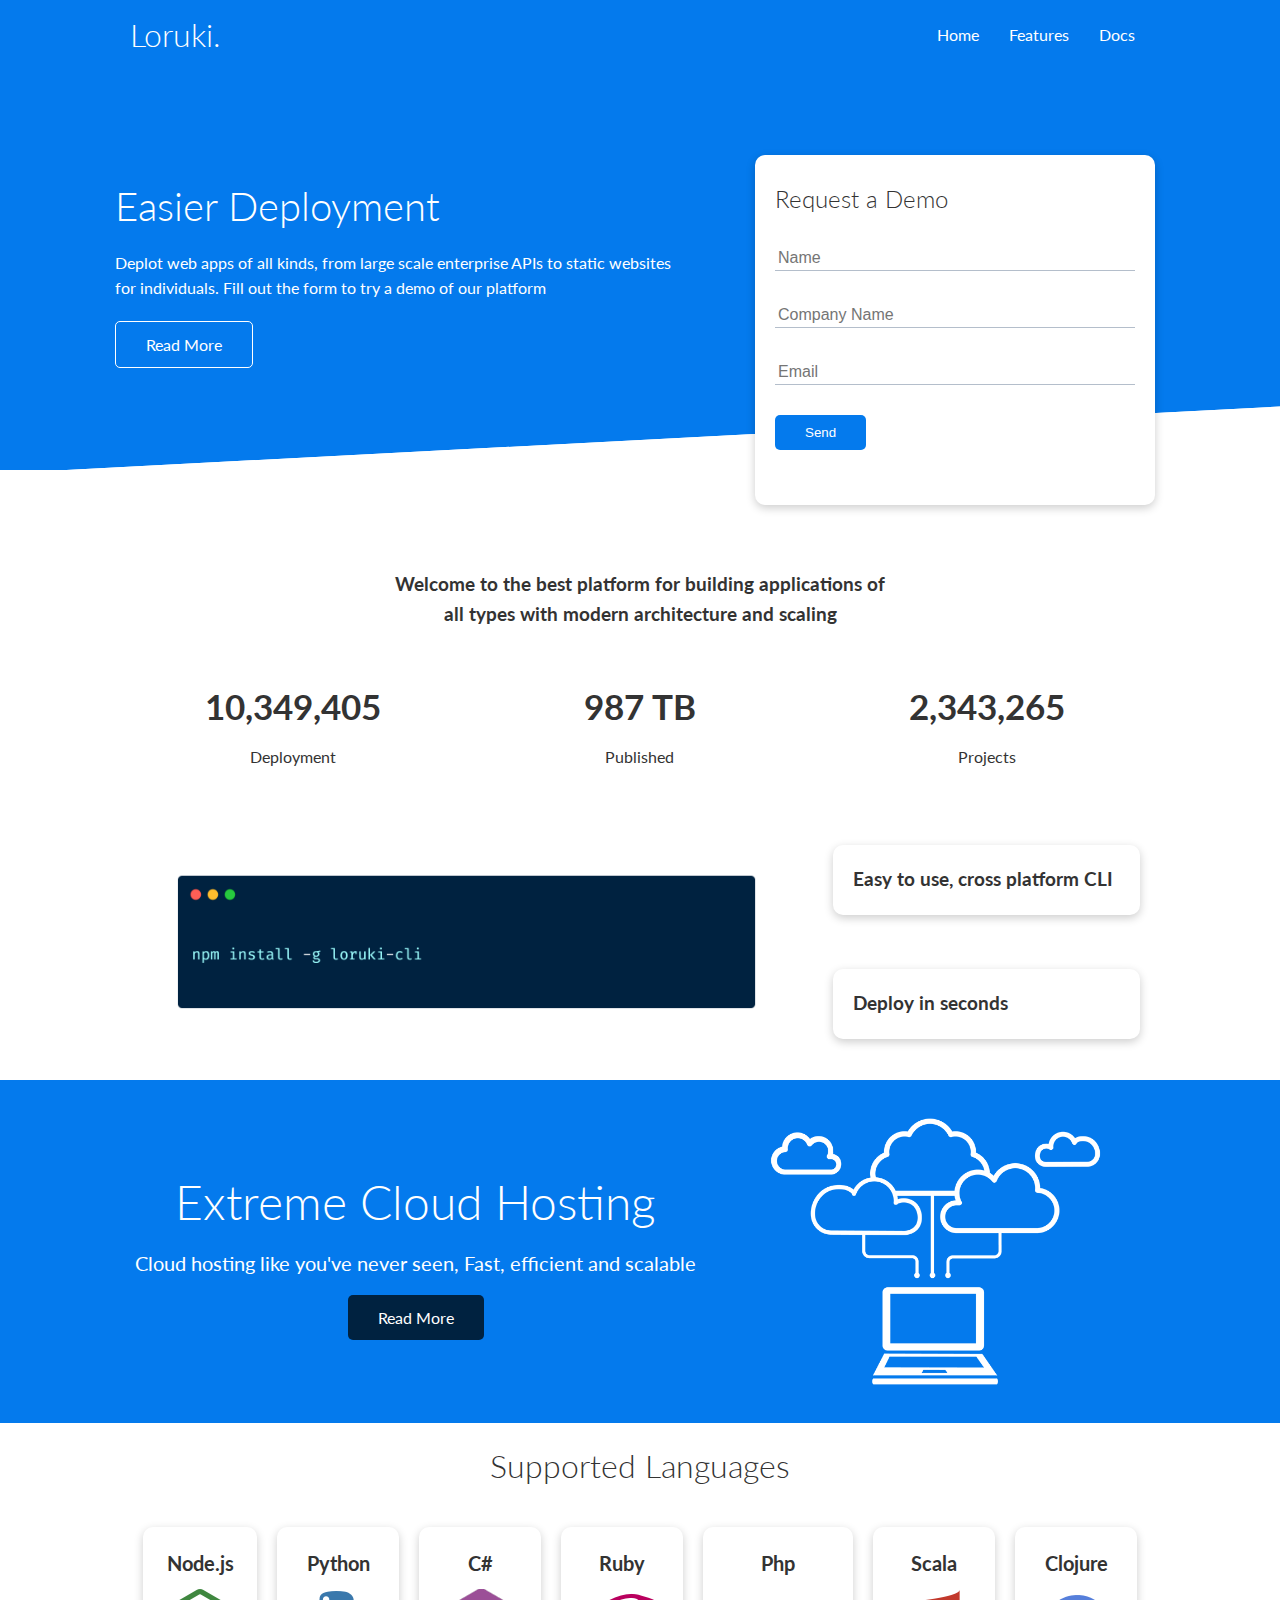
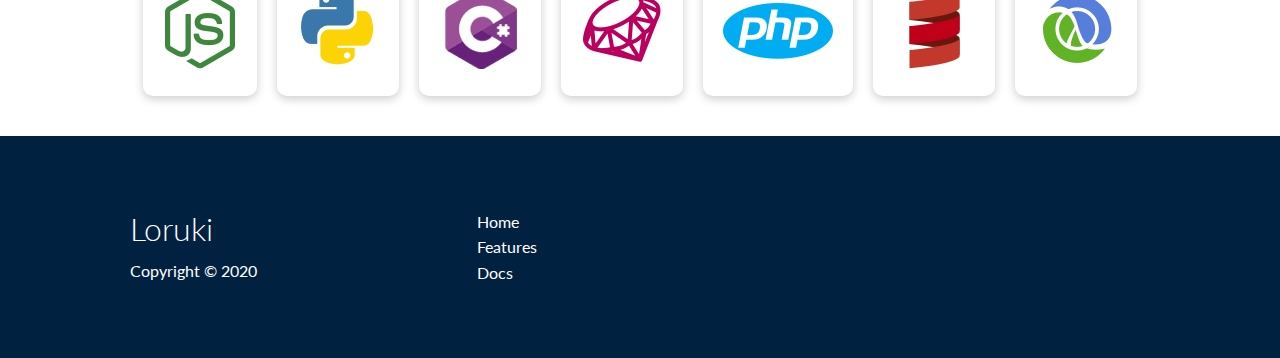
<file: index.html>
<!DOCTYPE html>
<html lang="en">
<head>
    <meta charset="UTF-8">
    <meta name="viewport" content="width=device-width, initial-scale=1.0">
    <link rel="stylesheet" href="css/style.css">
    <link rel="stylesheet" href="https://cdnjs.cloudflare.com/ajax/libs/font-awesome/5.15.1/css/all.min.css" integrity="sha512-+4zCK9k+qNFUR5X+cKL9EIR+ZOhtIloNl9GIKS57V1MyNsYpYcUrUeQc9vNfzsWfV28IaLL3i96P9sdNyeRssA==" crossorigin="anonymous" />
    <link rel="stylesheet" href="css/utilities.css">
    <title>Loruki | Cloud Hosting For Everyone</title>
</head>
<body>
    <!--Navbar-->
    <div class="navbar">
        <div class="container flex">
            <h1 class="logo">Loruki.</h1>
            <nav>
                <ul>
                    <li><a href="index.html">Home</a></li>
                    <li><a href="features.html">Features</a></li>
                    <li><a href="docs.html">Docs</a></li>
                </ul>
            </nav>
        </div>
    </div>

    <!-- Showcase -->
    <section class="showcase">
        <div class="container grid">
            <div class="showcase-text">
                <h1>Easier Deployment</h1>
                <p>Deplot web apps of all kinds, from large scale enterprise APIs to static websites for individuals. Fill out the form to try a demo of our platform</p>
                <a href="features.html" class="btn btn-outline">Read More</a>
            </div>
            <div class="showcase-form card">
                <h2>Request a Demo</h2>
                <form>
                    <div class="form-control">
                        <input type="text" name="name" placeholder="Name" required>
                    </div>
                    <div class="form-control">
                        <input type="text" name="company" placeholder="Company Name" required>
                    </div>
                    <div class="form-control">
                        <input type="email" name="email" placeholder="Email" required>
                    </div>
                    <input type="submit" value="Send" class="btn btn-primary">
                </form>
            </div>

        </div>
    </section>

    <!-- Stats -->
    <section class="stats">
        <div class="container">
            <h3 class="stats-heading text-center my-1">
                Welcome to the best platform for building applications of all types with modern architecture and scaling
            </h3>
            
            <div class="grid grid-3 text-center my-4">
                <div>
                    <i class="fas fa-server fa-3x"></i>
                    <h3>10,349,405</h3>
                    <p class="text-secondary">Deployment</p>
                </div>
                <div>
                    <i class="fas fa-upload fa-3x"></i>
                    <h3>987 TB</h3>
                    <p class="text-secondary">Published</p>
                </div>
                <div>
                    <i class="fas fa-project-diagram fa-3x"></i>
                    <h3>2,343,265</h3>
                    <p class="text-secondary">Projects</p>
                </div>
            </div>
        </div>
    </section>


    <!-- Cli -->
    <section class="cli">
        <div class="container grid">
            <img src="images/cli.png" alt="">
            <div class="card">
                <h3>Easy to use, cross platform CLI</h3>
            </div>
            <div class="card">
                <h3>Deploy in seconds</h3>
            </div>
        </div>
    </section>


    <!-- Cloud -->
    <section class="cloud bg-primary my-2 py-2">
        <div class="container grid">
            <div class="text-center">
                <h2 class="lg">Extreme Cloud Hosting</h2>
                <p class="lead my-1">Cloud hosting like you've never seen, Fast, efficient and scalable</p>
                <a href="features.html" class="btn btn-dark">Read More</a>
            </div>
            <img src="images/cloud.png" alt="">
        </div>
    </section>

    <!-- Languages -->
    <section class="languages">
        <h2 class="md text-center my-2">
            Supported Languages
        </h2>
        <div class="container flex">
            <div class="card">
                <h4>Node.js</h4>
                <img src="images/logos/node.png" alt="">
            </div>
            
            <div class="card">
                <h4>Python</h4>
                <img src="images/logos/python.png" alt="">
            </div>
            <div class="card">
                <h4>C#</h4>
                <img src="images/logos/csharp.png" alt="">
            </div>
            <div class="card">
                <h4>Ruby</h4>
                <img src="images/logos/ruby.png" alt="">
            </div>
            <div class="card">
                <h4>Php</h4>
                <img src="images/logos/php.png" alt="">
            </div>
            <div class="card">
                <h4>Scala</h4>
                <img src="images/logos/scala.png" alt="">
            </div>
            <div class="card">
                <h4>Clojure</h4>
                <img src="images/logos/clojure.png" alt="">
            </div>
        </div>
    </section>


    <!-- Footer -->
    <footer class="footer bg-dark py-5">
        <div class="container grid grid-3">
            <div>
                <h1>Loruki</h1>
                <p>Copyright &copy; 2020</p>
            </div>
            <nav>
                <ul>
                    <li><a href="index.html">Home</a></li>
                    <li><a href="features.html">Features</a></li>
                    <li><a href="docs.html">Docs</a></li>
                </ul>
            </nav>
            <div class="social">
                <a href="#"><i class="fab fa-github fa-2x"></i></a>
                <a href="#"><i class="fab fa-facebook fa-2x"></i></a>
                <a href="#"><i class="fab fa-instagram fa-2x"></i></a>
                <a href="#"><i class="fab fa-twitter fa-2x"></i></a>
            </div>
        </div>
    </footer>
</body>
</html>
</file>
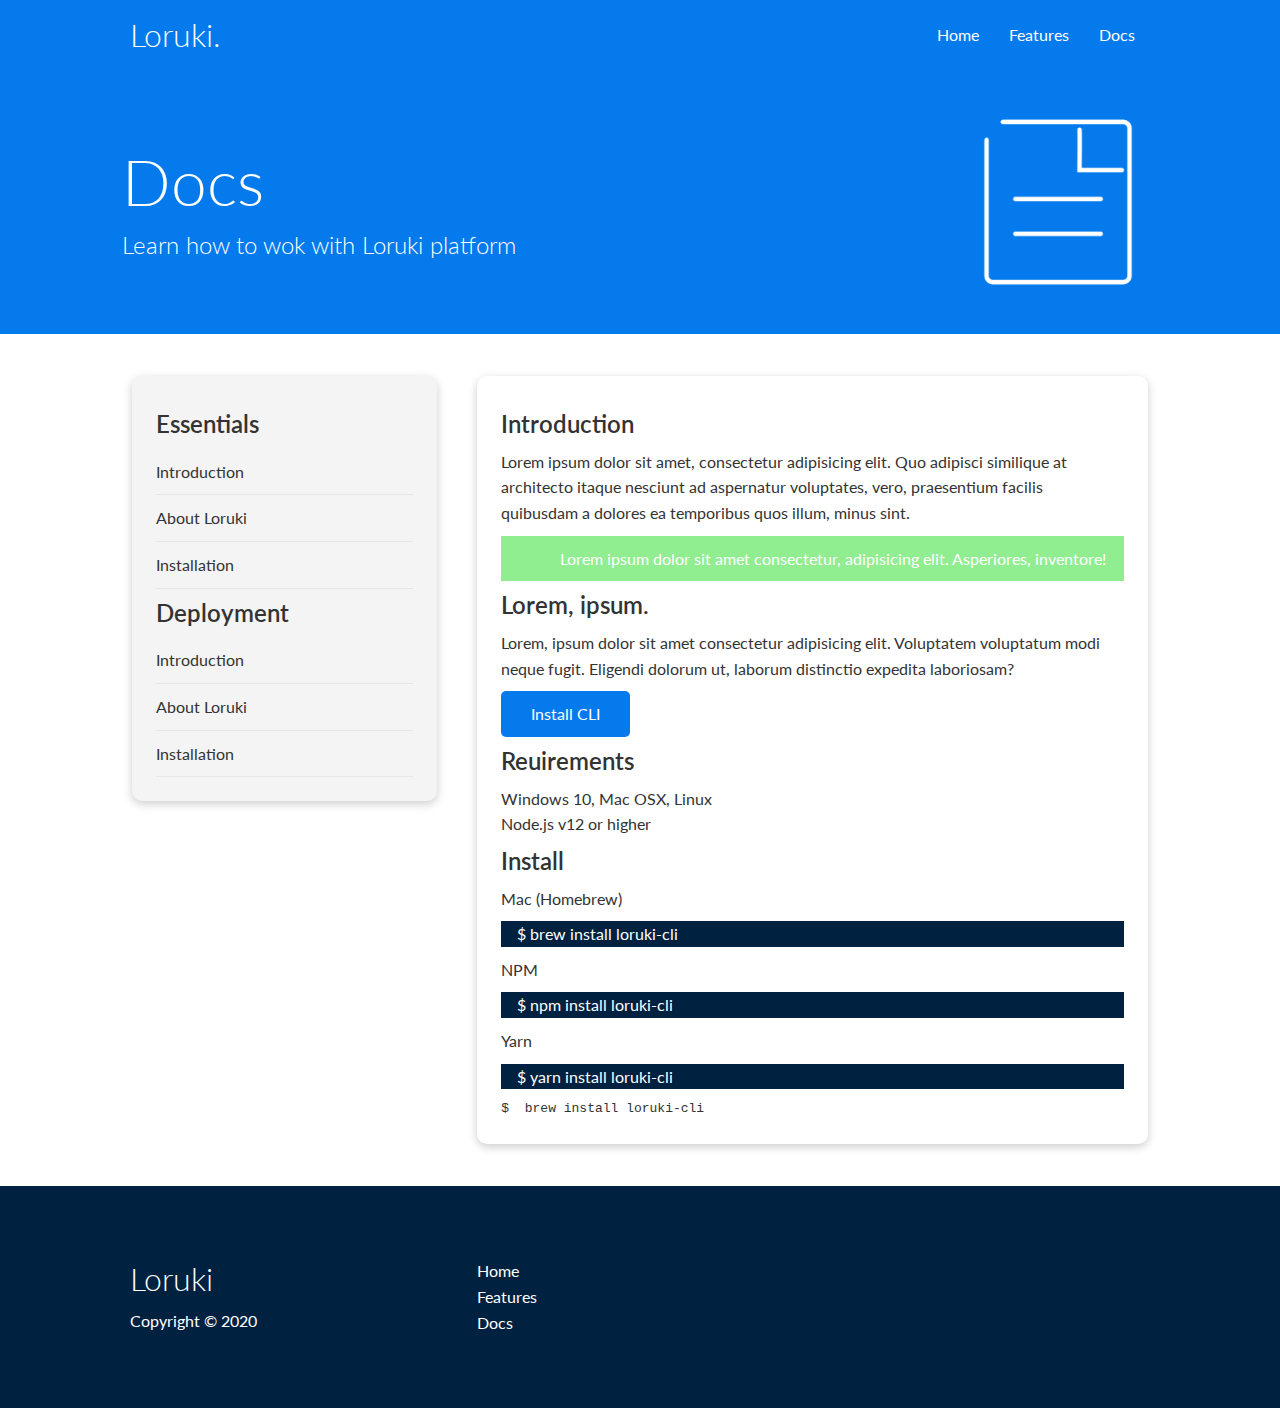
<file: docs.html>
<!DOCTYPE html>
<html lang="en">
<head>
    <meta charset="UTF-8">
    <meta name="viewport" content="width=device-width, initial-scale=1.0">
    <link rel="stylesheet" href="css/style.css">
    <link rel="stylesheet" href="https://cdnjs.cloudflare.com/ajax/libs/font-awesome/5.15.1/css/all.min.css" integrity="sha512-+4zCK9k+qNFUR5X+cKL9EIR+ZOhtIloNl9GIKS57V1MyNsYpYcUrUeQc9vNfzsWfV28IaLL3i96P9sdNyeRssA==" crossorigin="anonymous" />
    <link rel="stylesheet" href="css/utilities.css">
    <title>Loruki | Cloud Hosting For Everyone</title>
</head>
<body>
    <!--Navbar-->
    <div class="navbar">
        <div class="container flex">
            <h1 class="logo">Loruki.</h1>
            <nav>
                <ul>
                    <li><a href="index.html">Home</a></li>
                    <li><a href="features.html">Features</a></li>
                    <li><a href="docs.html">Docs</a></li>
                </ul>
            </nav>
        </div>
    </div>

    <!-- Head-->
    <section class="docs-head bg-primary">
        <div class="container grid p-3">
            <div>
                <h1 class="xl">Docs</h1>
                <h2>Learn how to wok with Loruki platform</h2>
            </div>
            <img src="images/docs.png" alt="">
        </div>
    </section>

    <!-- main -->
    <section class="docs-main">
        <div class="container grid p-3">
           <div class="side-left card p-2 bg-light">
               <div class="">
                <h2 class="sidebar-heading">Essentials</h2>
                   <nav>
                       <ul>
                        <li><a href="#" class="bottom-line">Introduction</a></li>
                        <li><a href="#" class="bottom-line">About Loruki</a></li>
                        <li><a href="#" class="bottom-line">Installation</a></li>
                       </ul>
                   </nav>
               </div>
               <div class="">
                <h2 class="sidebar-heading">Deployment</h2>
                   <nav>
                       <ul>
                        <li><a href="#" class="bottom-line">Introduction</a></li>
                        <li><a href="#" class="bottom-line">About Loruki</a></li>
                        <li><a href="#" class="bottom-line">Installation</a></li>
                       </ul>
                   </nav>
               </div>
            </div>
            
            <div class="side-right card p-2">
                
                <h2>Introduction</h2>
                <p>Lorem ipsum dolor sit amet, consectetur adipisicing elit. Quo adipisci similique at architecto itaque nesciunt ad aspernatur voluptates, vero, praesentium facilis quibusdam a dolores ea temporibus quos illum, minus sint.</p>
                
                <div class="small-card flex">
                    <i class="fab fa-instagram fa-2x"></i>
                    <p>Lorem ipsum dolor sit amet consectetur, adipisicing elit. Asperiores, inventore!</p>
                </div>

                <h2>Lorem, ipsum.</h2>
                <p>Lorem, ipsum dolor sit amet consectetur adipisicing elit. Voluptatem voluptatum modi neque fugit. Eligendi dolorum ut, laborum distinctio expedita laboriosam?</p>
                <div class="btn btn-primary">
                    <a href="#">Install CLI</a>
                </div>

                <h2>Reuirements</h2>
                <p>Windows 10, Mac OSX, Linux
                    <br>Node.js v12 or higher</p>
                
                <h2>Install</h2>
                <p>Mac (Homebrew)</p>
                <p class="bg-dark px-1">$  brew install loruki-cli</p>
                <p>NPM</p>
                <p class="bg-dark px-1">$  npm install loruki-cli</p>
                <p>Yarn</p>
                <p class="bg-dark px-1">$  yarn install loruki-cli</p>

                <pre><code>$  brew install loruki-cli</code></pre>
            </div>
        </div>
    </section>

    <!-- Footer -->
    <footer class="footer bg-dark py-5">
        <div class="container grid grid-3">
            <div>
                <h1>Loruki</h1>
                <p>Copyright &copy; 2020</p>
            </div>
            <nav>
                <ul>
                    <li><a href="index.html">Home</a></li>
                    <li><a href="features.html">Features</a></li>
                    <li><a href="docs.html">Docs</a></li>
                </ul>
            </nav>
            <div class="social">
                <a href="#"><i class="fab fa-github fa-2x"></i></a>
                <a href="#"><i class="fab fa-facebook fa-2x"></i></a>
                <a href="#"><i class="fab fa-instagram fa-2x"></i></a>
                <a href="#"><i class="fab fa-twitter fa-2x"></i></a>
            </div>
        </div>
    </footer>
</body>
</html>
</file>
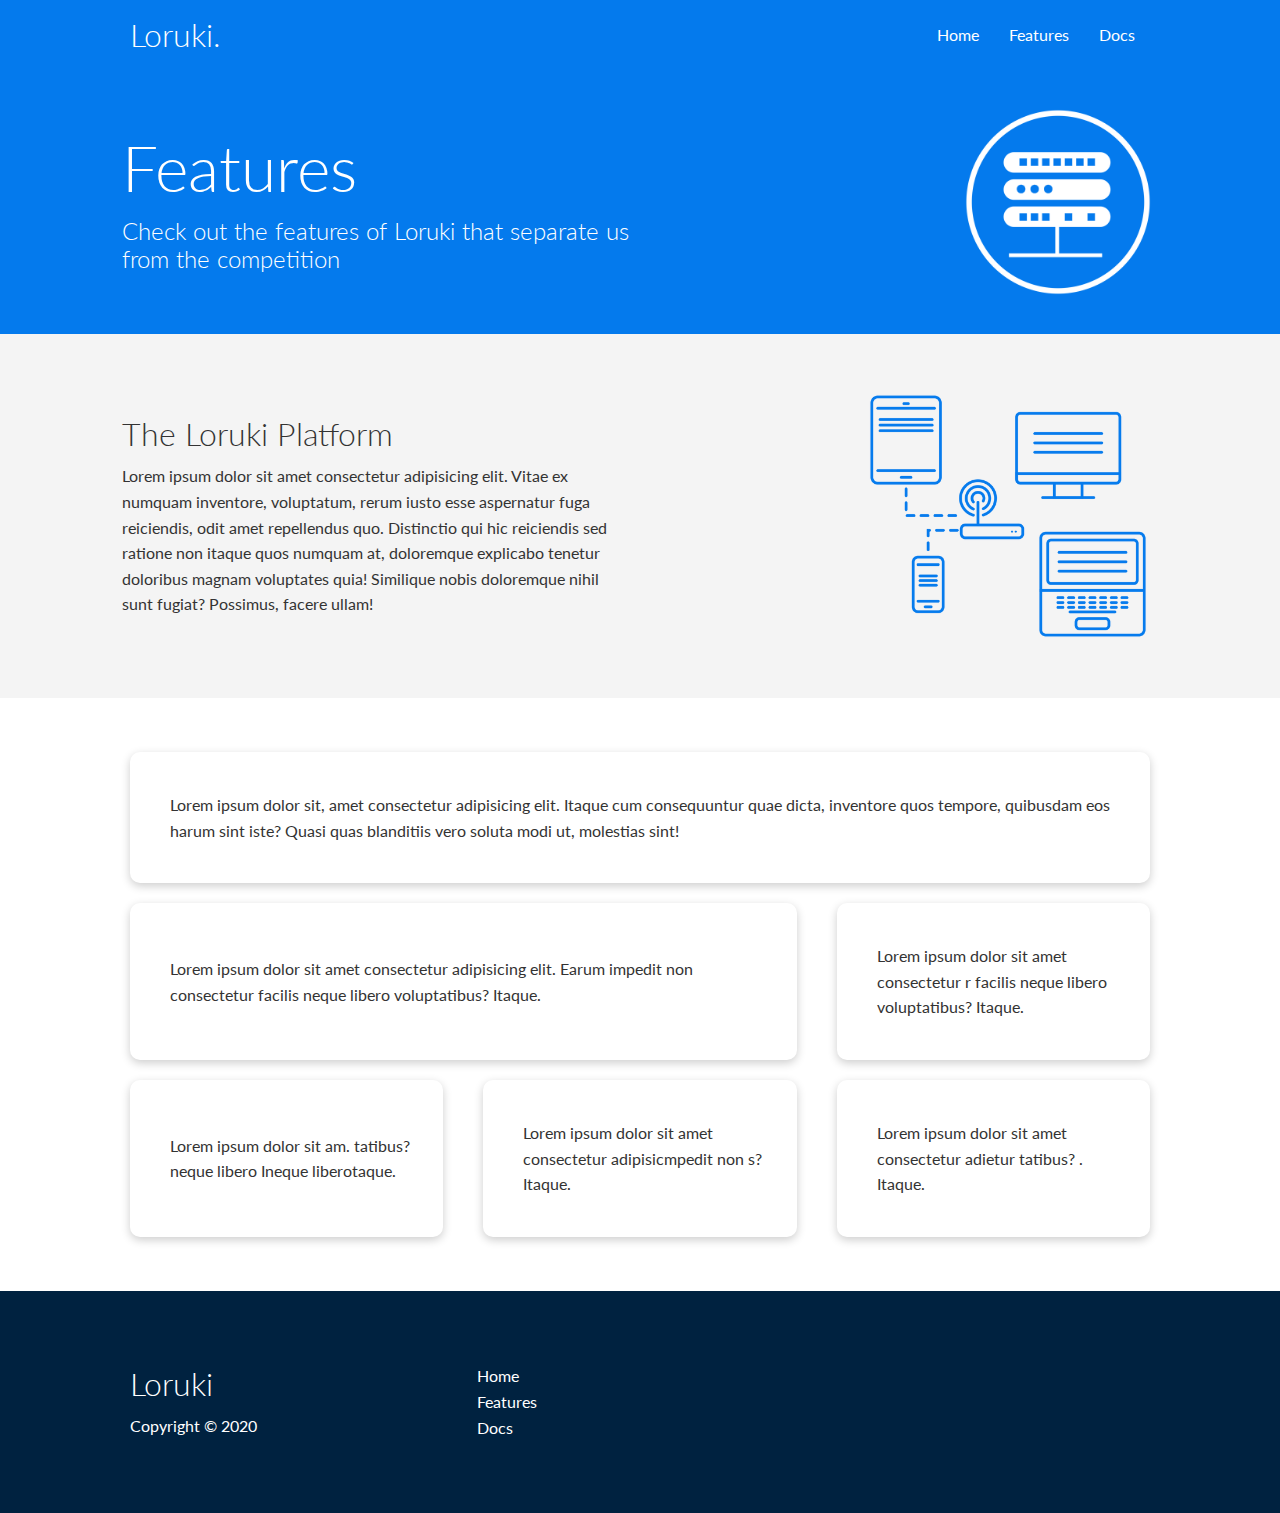
<file: features.html>
<!DOCTYPE html>
<html lang="en">
<head>
    <meta charset="UTF-8">
    <meta name="viewport" content="width=device-width, initial-scale=1.0">
    <link rel="stylesheet" href="css/style.css">
    <link rel="stylesheet" href="https://cdnjs.cloudflare.com/ajax/libs/font-awesome/5.15.1/css/all.min.css" integrity="sha512-+4zCK9k+qNFUR5X+cKL9EIR+ZOhtIloNl9GIKS57V1MyNsYpYcUrUeQc9vNfzsWfV28IaLL3i96P9sdNyeRssA==" crossorigin="anonymous" />
    <link rel="stylesheet" href="css/utilities.css">
    <title>Loruki | Cloud Hosting For Everyone</title>
</head>
<body>
    <!--Navbar-->
    <div class="navbar">
        <div class="container flex">
            <h1 class="logo">Loruki.</h1>
            <nav>
                <ul>
                    <li><a href="index.html">Home</a></li>
                    <li><a href="features.html">Features</a></li>
                    <li><a href="docs.html">Docs</a></li>
                </ul>
            </nav>
        </div>
    </div>

    <!-- Features-->
    <section class="features bg-primary">
        <div class="container grid p-3">
            <div>
                <h1 class="xl">Features</h1>
                <h2>Check out the features of Loruki that separate us from the competition</h2>
            </div>
            <img src="images/server.png" alt="">
        </div>
    </section>

    <!-- Platform -->
    <section class="platform bg-light">
        <div class="container grid p-3">
            <div>
                <h1 class="md">The Loruki Platform</h1>
                <p>Lorem ipsum dolor sit amet consectetur adipisicing elit. Vitae ex numquam inventore, voluptatum, rerum iusto esse aspernatur fuga reiciendis, odit amet repellendus quo. Distinctio qui hic reiciendis sed ratione non itaque quos numquam at, doloremque explicabo tenetur doloribus magnam voluptates quia! Similique nobis doloremque nihil sunt fugiat? Possimus, facere ullam!</p>
            </div>
            <img class="platform-img" src="images/server2.png" alt="">
        </div>
    </section>
    
    <!-- Gridboxes -->
    <section class="gridboxes my-2">
        <div class="container grid grid-3">
            <div class="card flex">
                <i class="fas fa-server fa-3x"></i>
                <p>Lorem ipsum dolor sit, amet consectetur adipisicing elit. Itaque cum consequuntur quae dicta, inventore quos tempore, quibusdam eos harum sint iste? Quasi quas blanditiis vero soluta modi ut, molestias sint!</p>
            </div>
            <div class="card flex">
                <i class="fas fa-network-wired fa-3x"></i>
                <p>Lorem ipsum dolor sit amet consectetur adipisicing elit. Earum impedit non consectetur facilis neque libero voluptatibus?  Itaque.</p>
            </div>
            <div class="card flex">
                <i class="fas fa-laptop-code fa-3x"></i>
                <p>Lorem ipsum dolor sit amet consectetur r facilis neque libero voluptatibus?  Itaque.</p>
            </div>
            <div class="card flex">
                <i class="fas fa-database fa-3x"></i>
                <p>Lorem ipsum dolor sit am. tatibus? neque libero Ineque liberotaque.</p>
            </div>
            <div class="card flex">
                <i class="fas fa-power-off fa-3x"></i>
                <p>Lorem ipsum dolor sit amet consectetur adipisicmpedit non s?  Itaque.</p>
            </div>
            <div class="card flex">
                <i class="fas fa-upload fa-3x"></i>
                <p>Lorem ipsum dolor sit amet consectetur adietur tatibus? . Itaque.</p>
            </div>
        </div>
    </section>

    <!-- Footer -->
    <footer class="footer bg-dark py-5">
        <div class="container grid grid-3">
            <div>
                <h1>Loruki</h1>
                <p>Copyright &copy; 2020</p>
            </div>
            <nav>
                <ul>
                    <li><a href="index.html">Home</a></li>
                    <li><a href="features.html">Features</a></li>
                    <li><a href="docs.html">Docs</a></li>
                </ul>
            </nav>
            <div class="social">
                <a href="#"><i class="fab fa-github fa-2x"></i></a>
                <a href="#"><i class="fab fa-facebook fa-2x"></i></a>
                <a href="#"><i class="fab fa-instagram fa-2x"></i></a>
                <a href="#"><i class="fab fa-twitter fa-2x"></i></a>
            </div>
        </div>
    </footer>
</body>
</html>
</file>
<file: css/style.css>
@import url('https://fonts.googleapis.com/css2?family=Lato:wght@300&display=swap');

:root {
    --primary-color: #047aed;
    --secondary-color: #1c3fa8;
    --dark-color: #002240;
    --light-color: #f4f4f4;
}

* {
    box-sizing: border-box;
    padding: 0;
    margin: 0;
}

body {
    font-family: 'Lato', sans-serif;
    color: #333;
    line-height: 1.6;
}

ul {
    list-style-type: none;
}

a {
    text-decoration: none;
    color: #333;
}

h1, 
h2 {
    font-weight: 300;
    line-height: 1.2;
    margin: 10px 0;
}

p {
    margin: 10px 0;
}

img {
    width: 100%;
}

/* Navbar */
.navbar {
    background-color: var(--primary-color);
    color: #fff;
    height: 70px;
}

.navbar ul {
    display: flex;
}

.navbar a {
    color: #fff;
    padding: 10px;
    margin: 0 5px;
}

.navbar a:hover {
    border-bottom: 2px #fff solid;
}

.navbar .flex {
    justify-content: space-between;
}

/* Showcase */
.showcase {
    height: 400px;
    background-color: var(--primary-color);
    color: #fff;
    position: relative;
}

.showcase h1 {
    font-size: 40px;
}

.showcase p {
    margin: 20px 0;
}

.showcase .grid {
    overflow: visible;
    grid-template-columns: 55% 45%;
    gap: 30px;
}

.showcase-text {
    animation: slideInFromLeft 1s ease-in;
}

.showcase-form {
    position: relative;
    top: 60px;
    height: 350px;
    width: 400px;
    z-index: 100;
    justify-self: flex-end;
    padding: 40px;
    z-index: 100;
    animation: slideInFromRight 1s ease-in;

}

.showcase-form .form-control {
    margin: 30px  0;
}

.showcase-form input[type='text'],
.showcase-form input[type='email'] {
    border: 0;
    border-bottom: 1px solid #b4becb;
    width: 100%;
    padding: 3px;
    font-size: 16px;
}

.showcase-form input:focus {
    outline: none;
}

.showcase::before,
.showcase::after {
    content: '';
    position: absolute;
    height: 100px;
    bottom: -70px;
    right: 0;
    left: 0;
    background: #fff;
    transform: skewY(-3deg);
    -webkit-transform: skewY(-3deg);
    -moz-transform: skewY(-3deg);
    -ms-transform: skewY(-3deg);
}

/* Stats */
.stats {
    padding-top: 100px;
    animation: slideInFromBottom 1s ease-in;
}

.stats-heading {
    margin: auto;
    max-width: 500px;
}

h3.stats-heading{
    margin: auto;
}

.stats .grid h3 {
    font-size: 35px;
}

/* Cli */
.cli .grid {
    grid-template-columns: repeat(3, 1fr);
    grid-template-rows: repeat(2, 1fr);
}

.cli .grid > *:first-child {
    grid-column: 1 / span 2;
    grid-row: 1 / span 2;
}

/* Cloud */
.cloud .grid {
    grid-template-columns: 4fr 3fr;
}

/* Languages */
.languages .flex {
    flex-wrap: wrap;
}

.languages .card {
    text-align: center;
    margin: 18px 10px 40px;
    transition: transform 0.2s ease-in;
}

.languages .card h4 {
    font-size: 20px;
    margin-bottom: 10px;
}

.languages .card:hover {
    transform: translateY(-15px);
}

/* Features */
.features img {
    width: 200px;
    justify-self: flex-end;
}

/* Platform */
.platform img {
    width: 300px;
    justify-self: flex-end;
}
/* Gridboxes */
.gridboxes .grid {
    padding: 30px;
}

.gridboxes .card > i {
    margin-right: 20px;
}

.gridboxes .grid > *:first-child {
    grid-column: 1 / span 3;
}

.gridboxes .grid > *:nth-child(2) {
    grid-column: 1 / span 2;
}

/* Docs */
.docs-head img {
    width: 200px;
    justify-self: flex-end;
}

.docs-main h2 {
    font-weight: 600;
}

.docs-main .grid {
    align-items: flex-start;
    grid-template-columns: 1fr 2fr;
}

.docs-main ul li {
    border-bottom: 1px solid rgba(51, 51, 51, 0.068);
    padding: 10px 0;
}

.docs-main ul li:hover {
    color: var(--primary-color)
}

.docs-main .side-left {
    align-items: flex-start;
}

.docs-main .side-right {
    grid-column: 2 / span 3;
}

.docs-main .side-right .small-card {
    background-color: lightgreen;
    border-radius: none;
    color: #fff;
}

.docs-main .side-right .small-card > i {
    padding: 0 20px;
}

/* Footer */
.footer .social a{
    margin: 0 10px;
}

/* Animation */
@keyframes slideInFromLeft {
    0% {
        transform: translateX(-100%);
    }
    100% {
        transform: translateX(0);
    }
}

@keyframes slideInFromRight {
    0% {
        transform: translateX(100%);
    }
    100% {
        transform: translateX(0);
    }
}

@keyframes slideInFromTop {
    0% {
        transform: translateY(-100%);
    }
    100% {
        transform: translateY(0);
    }
}
@keyframes slideInFromBottom {
    0% {
        transform: translateY(100%);
    }
    100% {
        transform: translateY(0);
    }
}

/* Tablets and under */
@media(max-width: 768px) {
    .grid,
    .showcase .grid,
    .stats .grid,
    .cli .grid,
    .cloud .grid,
    .features .grid,
    .platform .grid,
    .gridboxes .grid,
    .docs-main .grid {
        grid-template-columns: 1fr;
    }

    .showcase {
        height: auto;
    }

    .showcase-text {
        text-align: center;
        margin-top: 50px;
        margin-right: 10px;
        animation: slideInFromLeft 1s ease-in;
    }

    .showcase-form {
        justify-self: center;
        animation: slideInFromBottom 1s ease-in;

    }
    .cli .grid > *:first-child {
        grid-column: 1;
        grid-row: 1 ;
    }

    .features, 
    .platform,
    .docs-head {
        text-align: center;
    }
    .features img, 
    .platform img,
    .docs-head img{
        justify-self: center;
    }

    .gridboxes .grid > *:first-child,
    .gridboxes .grid > *:nth-child(2) {
        grid-column: 1;
    }

}

/* Mobile */
@media(max-width: 600px) {
    .navbar {
        height: 110px;
    }

    .navbar .flex {
        flex-direction: column;
    }

    .navbar ul {
        padding: 10px;
        background-color: rgba(0, 0, 0, 0.2);
        overflow: hidden;
    }

    .docs-main .side-right {
        grid-column: 1;
    }
}
</file>
<file: css/utilities.css>
/* Utilities */
.container {
    max-width: 1100px;
    margin: 0 auto;
    overflow: auto;
    padding: 0 40px;
}

.card {
    background-color: #fff;
    color: #333;
    border-radius: 10px;
    box-shadow: 0 3px 10px rgba(0, 0, 0, 0.2 );
    margin: 10px;
    padding: 20px;
}

.btn {
    display: inline-block;
    padding: 10px 30px;
    cursor: pointer;
    background: var(--primary-color);
    color: #fff;
    border: none;
    border-radius: 5px;
}

.btn-outline {
    background-color: transparent;
    border: 1px #fff solid;
}

.btn:hover {
    transform: scale(0.8);
}

/* Background & colored buttons */
.bg-primary,
.btn-primary {
    background-color: var(--primary-color);
    color: #fff;
}
.bg-secondary,
.btn-secondary {
    background-color: var(--secondary-color);
    color: #fff;
}
.bg-dark,
.btn-dark {
    background-color: var(--dark-color);
    color: #fff;
}
.bg-light,
.btn-light {
    background-color: var(--light-color);
    color: #333;
}

.bg-primary a,
.btn-primary a,
.bg-secondary a,
.btn-secondary a, 
.bg-dark a,
.btn-dark a {
    color: white;
}

/* text sizes */
.lead {
    font-size: 20px;
}

.sm {
    font-size: 1rem;
}

.md {
    font-size: 2rem;
}

.lg {
    font-size: 3rem;
}

.xl {
    font-size: 4rem;
}

.text-center {
    text-align: center;
}

.flex {
    display: flex;
    justify-content: center;
    align-items: center;
    height: 100%;
}

.grid {
    display: grid;
    grid-template-columns: repeat(2, 1fr);
    gap: 20px;
    justify-content: center;
    align-items: center;
    height: 100%;
}

.grid-3 {
    grid-template-columns: repeat(3, 1fr);
}


/* Margins */
.m-1 {
    margin: 1rem ;
}

.m-2 {
    margin: 1.5rem;
}

.m-3 {
    margin: 2rem ;
}

.m-4 {
    margin: 3rem ;
}

.m-5 {
    margin: 4rem ;
}

.mx-1 {
    margin: 0 1rem ;
}

.mx-2 {
    margin: 0 1.5rem;
}

.mx-3 {
    margin: 0 2rem ;
}

.mx-4 {
    margin: 0 3rem ;
}

.mx-5 {
    margin: 0 4rem ;
}

.my-1 {
    margin: 1rem 0;
}

.my-2 {
    margin: 1.5rem 0;
}

.my-3 {
    margin: 2rem 0;
}

.my-4 {
    margin: 3rem 0;
}

.my-5 {
    margin: 4rem 0;
}

/* Paddings */
.p-1 {
    padding: 1rem ;
}

.p-2 {
    padding: 1.5rem;
}

.p-3 {
    padding: 2rem ;
}

.p-4 {
    padding: 3rem ;
}

.p-5 {
    padding: 4rem ;
}

.px-1 {
    padding: 0 1rem ;
}

.px-2 {
    padding: 0 1.5rem;
}

.px-3 {
    padding: 0 2rem ;
}

.px-4 {
    padding: 0 3rem ;
}

.px-5 {
    padding: 0 4rem ;
}

.py-1 {
    padding: 1rem 0;
}

.py-2 {
    padding: 1.5rem 0;
}

.py-3 {
    padding: 2rem 0;
}

.py-4 {
    padding: 3rem 0;
}

.py-5 {
    padding: 4rem 0;
}
</file>
